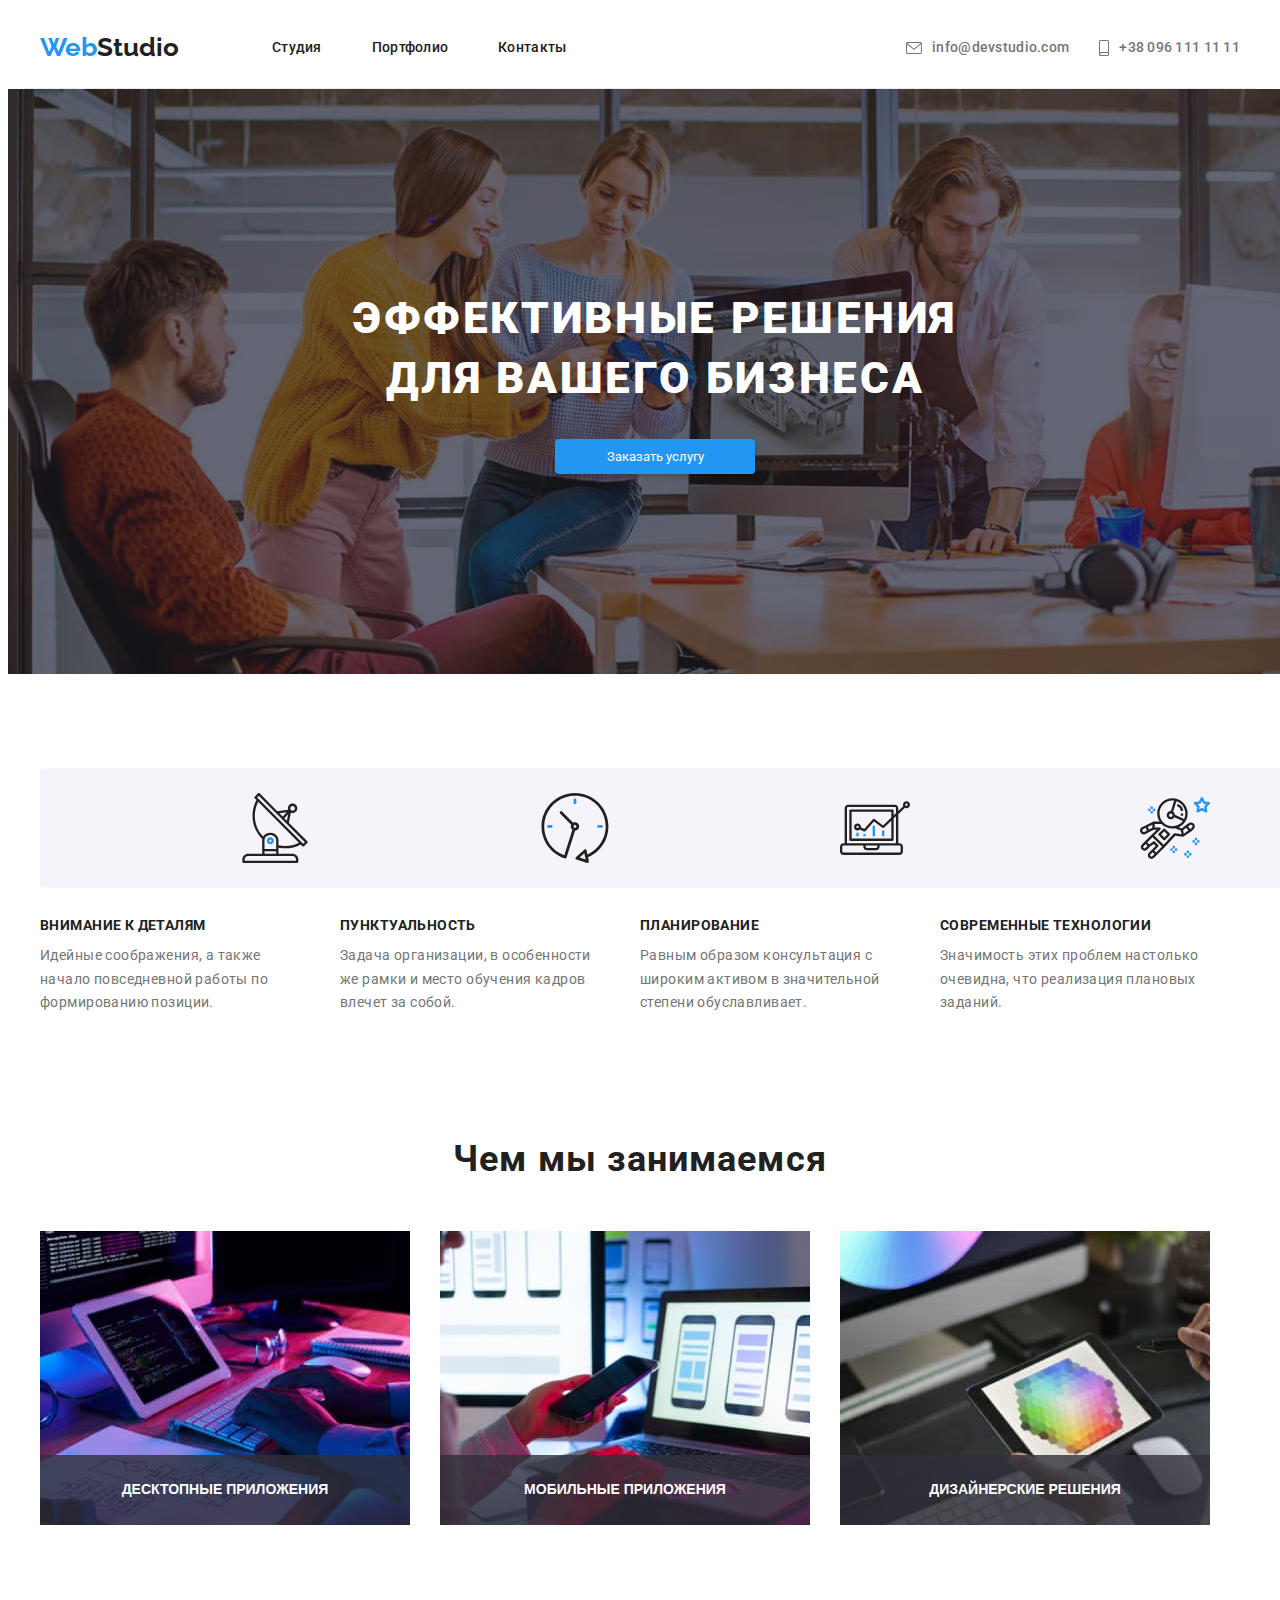
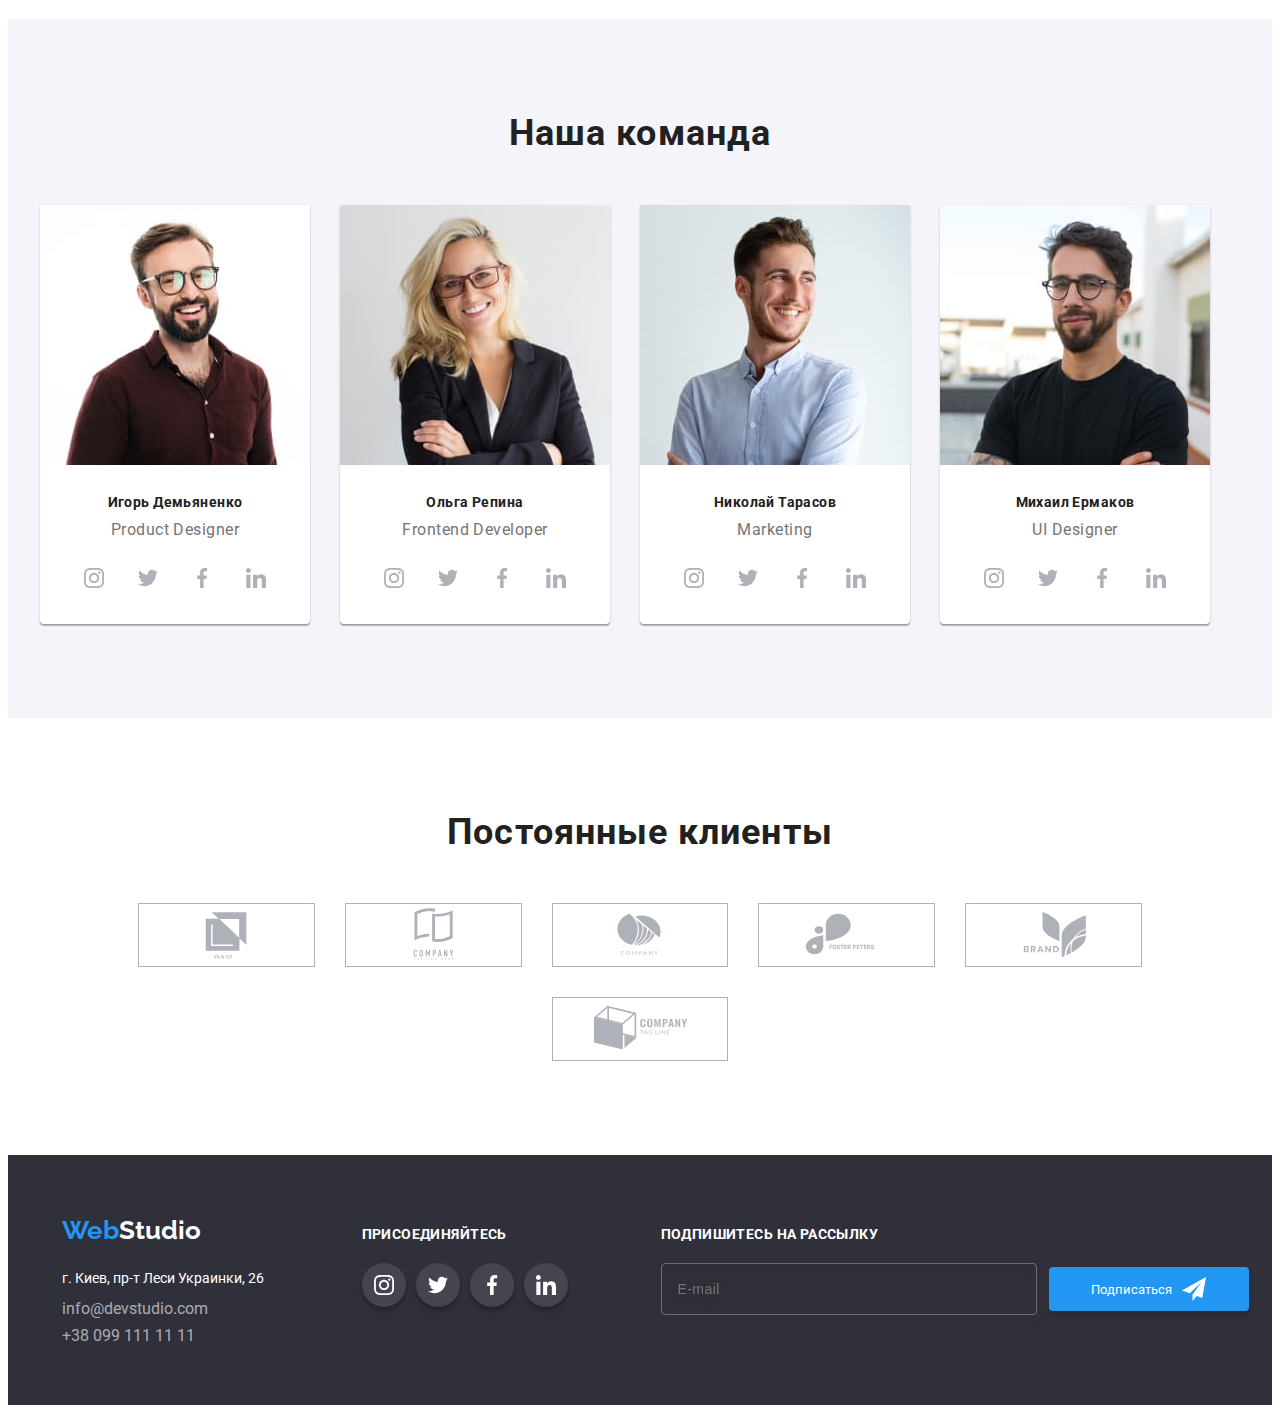
<file: index.html>
<!DOCTYPE html>
<html lang="en">

<head>
    <meta charset="UTF-8">
    <meta http-equiv="X-UA-Compatible" content="IE=edge">
    <meta name="viewport" content="width=device-width, initial-scale=1.0">
    <title>Document</title>
    <link
        href="https://fonts.googleapis.com/css2?family=Raleway:wght@700&family=Roboto:wght@400;500;700;900&display=swap"
        rel="stylesheet">
    <link rel="stylesheet" href="https://cdnjs.cloudflare.com/ajax/libs/modern-normalize/1.1.0/modern-normalize.min.css"
        integrity="sha512-wpPYUAdjBVSE4KJnH1VR1HeZfpl1ub8YT/NKx4PuQ5NmX2tKuGu6U/JRp5y+Y8XG2tV+wKQpNHVUX03MfMFn9Q=="
        crossorigin="anonymous" referrerpolicy="no-referrer" />
    <link rel="stylesheet" href="./css/main.css">
</head>

<body>
    <header class="header">
        <nav class="navigation">

            <div class="nav-container container">
                <a href="" class="logo">Web<span class="logo-header">Studio</span>
                </a>
                <button type="button" class="header-btn">
                    <svg class="icon-menu" width="24px" height="16px">
                        <use href="images/icons.svg#icon-menu"></use>
                    </svg>
                </button>

                <div class="mob-menu is-hidden">
                    <svg class="mob-menu-close" width="40" height="40">
                        <use href="./images/icons.svg#icon-close"></use>
                    </svg>
                    <ul class="mob-menu-list list">
                        <li class="mob-menu-item">
                            <a href="./index.html" class="mob-menu-link">Студия</a>
                        </li>
                        <li class="mob-menu-item">
                            <a href="./portfolio.html" class="mob-menu-link">Портфолио</a>
                        </li>
                        <li class="mob-menu-item">
                            <a href="" class="mob-menu-link">Контакты</a>
                        </li>
                    </ul>
                    <ul class="contact-menu list">
                        <li class="contact-menu-item">
                            <a class="contact-menu-tel" href="tel:+380961111111">
                                +38 099 111 11 11
                            </a>
                        </li>
                        <li class="contact-menu-item">
                            <a class="contact-menu-mail" href="mailto:info@devstudio.com">
                                info@devstudio.com</a>
                        </li>
                    </ul>
                    <ul class="header-socials-list list">
                        <li class="header-socials-item">
                            <a class="header-social-link" href="https://www.instagram.com/">Instagram</a>
                        </li>
                        <li class="header-socials-item">
                            <a class="header-social-link" href="https://twitter.com/">Twitter</a>
                        </li>
                        <li class="header-socials-item">
                            <a class="header-social-link" href="https://www.facebook.com/">Facebook</a>
                        </li>
                        <li class="header-socials-item">
                            <a class="header-social-link" href="https://ru.linkedin.com/">Linkedin</a>
                        </li>
                    </ul>

                </div>
                <ul class="nav-page-list list">
                    <li class="nav-page-item">
                        <a href="./index.html" class="nav-page-link">Студия</a>
                    </li>
                    <li class="nav-page-item">
                        <a href="./portfolio.html" class="nav-page-link">Портфолио</a>
                    </li>
                    <li class="nav-page-item">
                        <a href="" class="nav-page-link">Контакты</a>
                    </li>
                </ul>
                <ul class="nav-contact list">
                    <li class="nav-contact-item">
                        <a class="nav-contact-link" href="mailto:info@devstudio.com">
                            <svg class="icon-link" width="16px" height="12px">
                                <use href="./images/icons.svg#icon-envelope"></use>
                            </svg>
                            info@devstudio.com</a>
                    </li>
                    <li class="nav-contact-item">
                        <a class="nav-contact-link" href="tel:+380961111111">
                            <svg class="icon-link" width="10px" height="16px">
                                <use href="./images/icons.svg#icon-smartphone"></use>
                            </svg>
                            +38 096 111 11 11
                        </a>
                    </li>
                </ul>
            </div>
        </nav>
    </header>
    <main>
        <!-- Cекция ГЕРОЙ -->
        <section class="hero-section section">
            <div class="hero-section-content">
                <h1 class="hero-title">Эффективные решения для вашего бизнеса</h1>
                <button data-modal-open type="button" class="hero-btn btn">Заказать услугу</button>
            </div>
        </section>
        <!-- Секция наши преимущества -->
        <section class=" about section">
            <h2 class="about-title title">Наши преимущества</h2>
            <div class="about-container container">
                <ul class="about-list list">
                    <li class="about-item">
                        <div class="about-box">
                            <svg class="about-svg">
                                <use href="./images/icons.svg#icon-antenna"></use>
                            </svg>
                        </div>
                        <h3 class="about-subtitle subtitle">Внимание к деталям</h3>
                        <p class="about-text">Идейные соображения, а также начало повседневной работы по формированию
                            позиции.</p>
                    </li>
                    <li class="about-item">
                        <div class="about-box">
                            <svg class="about-svg">
                                <use href="./images/icons.svg#icon-clock"></use>
                            </svg>
                        </div>
                        <h3 class="about-subtitle subtitle">Пунктуальность</h3>
                        <p class="about-text">Задача организации, в особенности же рамки и место обучения кадров влечет
                            за собой.</p>
                    </li>
                    <li class="about-item">
                        <div class="about-box">
                            <svg class="about-svg">
                                <use href="./images/icons.svg#icon-diagram"></use>
                            </svg>
                        </div>
                        <h3 class="about-subtitle subtitle">Планирование</h3>
                        <p class="about-text">Равным образом консультация с широким активом в значительной степени
                            обуславливает.</p>
                    </li>
                    <li class="about-item">
                        <div class="about-box">
                            <svg class="about-svg">
                                <use href="./images/icons.svg#icon-astronaut"></use>
                            </svg>
                        </div>
                        <h3 class="about-subtitle subtitle">Современные технологии</h3>
                        <p class="about-text">Значимость этих проблем настолько очевидна, что реализация плановых
                            заданий.</p>
                    </li>
                </ul>
            </div>
        </section>
        <!-- Cекция чем мы занимаемся -->
        <section class="production">
            <h2 class="production-title title">Чем мы занимаемся</h2>
            <div class="production-container container">
                <ul class="production-list list">
                    <li class="production-item">
                        <img src="./images/production/img.1.jpg" alt="Изображение компьютера" width="370">
                        <button class="product-card-btn">Десктопные приложения</button>
                    </li>
                    <li class="production-item">
                        <img src="./images/production/img.2.jpg" alt="Изображение ноутбука" width="370">
                        <button class="product-card-btn">Мобильные приложения</button>
                    </li>
                    <li class="production-item">
                        <img src="./images/production/img.3.jpg" alt="Изображение планшета" width="370">
                        <button class="product-card-btn">Дизайнерские решения</button>
                    </li>
                </ul>
            </div>
        </section>
        <!-- Секция наша команда -->
        <section class="team section">
            <h2 class="team-title title">Наша команда</h2>
            <div class="team-container container">
                <ul class="team-list list">
                    <li class="team-item">
                        <picture>
                            <source srcset="./images/team/igordemjanov-1x.jpg 1x,
                                ./images/team/igordemjanov-2x.jpg 2x" media="(min-width:1200px)">
                            <source srcset="
                                ./images/team/igordemjanov-tab-1x.jpg 1x,
                                ./images/team/igordemjanov-tab-2x.jpg 2x" media="(min-width:768px)">

                            <source srcset="./images/team/igordemjanov-mob-1x.jpg 1x,
                                ./images/team/igordemjanov-mob-2x.jpg 2x" media="(min-width:320px)">
                            <img class="team-image" src="./images/team/igordemjanov-1x.jpg" alt="фото Игоря Демьяненко">
                        </picture>

                        <div class="team-member">
                            <h3 class="name-title subtitle"> Игорь Демьяненко</h3>
                            <p class="position-text"> Product Designer</p>
                            <ul class="social list">
                                <li class="social-item person-social">
                                    <a href="" class="social-link">
                                        <svg class="social-logo" width="20" height="20">
                                            <use href="./images/icons.svg#icon-instagram" width="20" height="20"></use>
                                        </svg>
                                    </a>
                                </li>
                                <li class="social-item person-social">
                                    <a href="" class="social-link">
                                        <svg class="social-logo" width="20" height="20">
                                            <use href="./images/icons.svg#icon-twitter" width="20" height="20"></use>
                                        </svg>
                                    </a>
                                </li>
                                <li class="social-item person-social">
                                    <a href="" class="social-link">
                                        <svg class="social-logo" width="20" height="20">
                                            <use href="./images/icons.svg#icon-facebook" width="20" height="20"></use>
                                        </svg>
                                    </a>
                                </li>
                                <li class="social-item person-social">
                                    <a href="" class="social-link">
                                        <svg class="social-logo" width="20" height="20">
                                            <use href="./images/icons.svg#icon-linkedin" width="20" height="20"></use>
                                        </svg>
                                    </a>
                                </li>
                            </ul>
                        </div>
                    </li>
                    <li class="team-item">
                        <picture>
                            <source srcset="./images/team/olgarepina-1x.jpg 1x,
                                ./images/team/olgarepina-2x.jpg 2x" media="(min-width:1200px)">
                            <source srcset="
                                ./images/team/olgarepina-tab-1x.jpg 1x,
                                ./images/team/olgarepina-tab-2x.jpg 2x" media="(min-width:768px)">

                            <source srcset="./images/team/olgarepina-mob-1x.jpg 1x,
                                ./images/team/olgarepina-mob-2x.jpg 2x" media="(min-width:320px)">
                            <img class="team-image" src="./images/team/olgarepina-1x.jpg" alt="фото Ольги Репиной">
                        </picture>

                        <div class="team-member">
                            <h3 class="name-title subtitle"> Ольга Репина </h3>
                            <p class="position-text"> Frontend Developer</p>
                            <ul class="social list">
                                <li class="social-item person-social">
                                    <a href="" class="social-link">
                                        <svg class="social-logo" width="20" height="20">
                                            <use href="./images/icons.svg#icon-instagram" width="20" height="20"></use>
                                        </svg>
                                    </a>
                                </li>
                                <li class="social-item person-social">
                                    <a href="" class="social-link">
                                        <svg class="social-logo" width="20" height="20">
                                            <use href="./images/icons.svg#icon-twitter" width="20" height="20"></use>
                                        </svg>
                                    </a>
                                </li>
                                <li class="social-item person-social">
                                    <a href="" class="social-link">
                                        <svg class="social-logo" width="20" height="20">
                                            <use href="./images/icons.svg#icon-facebook" width="20" height="20"></use>
                                        </svg>
                                    </a>
                                </li>
                                <li class="social-item person-social">
                                    <a href="" class="social-link">
                                        <svg class="social-logo" width="20" height="20">
                                            <use href="./images/icons.svg#icon-linkedin" width="20" height="20"></use>
                                        </svg>
                                    </a>
                                </li>
                            </ul>
                        </div>
                    </li>
                    <li class="team-item">
                        <picture>
                            <source srcset="./images/team/nikolajtarasov-1x.jpg 1x,
                                ./images/team/nikolajtarasov-2x.jpg 2x" media="(min-width:1200px)">
                            <source srcset="
                                ./images/team/nikolajtarasov-tab-1x.jpg 1x,
                                ./images/team/nikolajtarasov-tab-2x.jpg 2x" media="(min-width:768px)">

                            <source srcset="./images/team/nikolajtarasov-mob-1x.jpg 1x,
                                ./images/team/nikolajtarasov-mob-2x.jpg 2x" media="(min-width:320px)">
                            <img class="team-image" src="./images/team/nikolajtarasov-1x.jpg"
                                alt="фото Николая Тарасова">
                        </picture>

                        <div class="team-member">
                            <h3 class="name-title subtitle"> Николай Тарасов </h3>
                            <p class="position-text"> Marketing</p>
                            <ul class="social list">
                                <li class="social-item person-social">
                                    <a href="" class="social-link">
                                        <svg class="social-logo" width="20" height="20">
                                            <use href="./images/icons.svg#icon-instagram" width="20" height="20"></use>
                                        </svg>
                                    </a>
                                </li>
                                <li class="social-item person-social">
                                    <a href="" class="social-link">
                                        <svg class="social-logo" width="20" height="20">
                                            <use href="./images/icons.svg#icon-twitter" width="20" height="20"></use>
                                        </svg>
                                    </a>
                                </li>
                                <li class="social-item person-social">
                                    <a href="" class="social-link">
                                        <svg class="social-logo" width="20" height="20">
                                            <use href="./images/icons.svg#icon-facebook" width="20" height="20"></use>
                                        </svg>
                                    </a>
                                </li>
                                <li class="social-item person-social">
                                    <a href="" class="social-link">
                                        <svg class="social-logo" width="20" height="20">
                                            <use href="./images/icons.svg#icon-linkedin" width="20" height="20"></use>
                                        </svg>
                                    </a>
                                </li>
                            </ul>
                        </div>
                    </li>
                    <li class="team-item">
                        <picture>
                            <source srcset="./images/team/ermakov-1x.jpg 1x,
                                    ./images/team/ermakov-2x.jpg 2x" media="(min-width:1200px)">
                            <source srcset="
                                    ./images/team/ermakov-tab-1x.jpg 1x,
                                    ./images/team/ermakov-tab-2x.jpg 2x" media="(min-width:768px)">

                            <source srcset="./images/team/ermakov-mob-1x.jpg 1x,
                                    ./images/team/ermakov-mob-2x.jpg 2x" media="(min-width:320px)">
                            <img class="team-image" src="./images/team/ermakov-1x.jpg" alt="фото Михаила Ермакова">
                        </picture>

                        <div class="team-member">
                            <h3 class="name-title subtitle">Михаил Ермаков</h3>
                            <p class="position-text"> UI Designer</p>
                            <ul class="social list">
                                <li class="social-item person-social">
                                    <a href="" class="social-link">
                                        <svg class="social-logo" width="20" height="20">
                                            <use href="./images/icons.svg#icon-instagram" width="20" height="20"></use>
                                        </svg>
                                    </a>
                                </li>
                                <li class="social-item person-social">
                                    <a href="" class="social-link">
                                        <svg class="social-logo" width="20" height="20">
                                            <use href="./images/icons.svg#icon-twitter" width="20" height="20"></use>
                                        </svg>
                                    </a>
                                </li>
                                <li class="social-item person-social">
                                    <a href="" class="social-link">
                                        <svg class="social-logo" width="20" height="20">
                                            <use href="./images/icons.svg#icon-facebook" width="20" height="20"></use>
                                        </svg>
                                    </a>
                                </li>
                                <li class="social-item person-social">
                                    <a href="" class="social-link">
                                        <svg class="social-logo" width="20" height="20">
                                            <use href="./images/icons.svg#icon-linkedin" width="20" height="20"></use>
                                        </svg>
                                    </a>
                                </li>
                            </ul>
                        </div>
                    </li>
                </ul>
            </div>
        </section>
        <!-- Секция постоянные клиенты -->
        <section class="clients section">
            <div class="container">
                <h2 class="clients-title title">Постоянные клиенты</h2>
                <ul class="clients-list list">
                    <li class="clients-item">
                        <a href="" class="clients-link">
                            <svg class="clients-logo" width="106" height="60">
                                <use href="./images/icons.svg#icon-Logo-first"></use>
                            </svg>
                        </a>
                    </li>
                    <li class="clients-item">
                        <a href="" class="clients-link">
                            <svg class="clients-logo" width="106" height="60">
                                <use href="./images/icons.svg#icon-Logo-second"></use>
                            </svg>
                        </a>
                    </li>
                    <li class="clients-item">
                        <a href="" class="clients-link">
                            <svg class="clients-logo" width="106" height="60">
                                <use href="./images/icons.svg#icon-Logo-third"></use>
                            </svg>
                        </a>
                    </li>
                    <li class="clients-item">
                        <a href="" class="clients-link">
                            <svg class="clients-logo" width="106" height="60">
                                <use href="./images/icons.svg#icon-Logo-fourth"></use>
                            </svg>
                        </a>
                    </li>
                    <li class="clients-item">
                        <a href="" class="clients-link">
                            <svg class="clients-logo" width="106" height="60">
                                <use href="./images/icons.svg#icon-Logo-fifth"></use>
                            </svg>
                        </a>
                    </li>
                    <li class="clients-item">
                        <a href="" class="clients-link">
                            <svg class="clients-logo" width="106" height="60">
                                <use href="./images/icons.svg#icon-Logo-sixth"></use>
                            </svg>
                        </a>
                    </li>
                </ul>
            </div>
        </section>
    </main>
    <footer class="footer section">
        <div class="footer-container container">
            <div class="footer-nav">
                <a href="" class="logo">Web<span class="footer-logo">Studio</span>
                </a>
                <ul class="footer-contacts list">
                    <li class="footer-contact-item">
                        <address class="company-adress"> г. Киев, пр-т Леси Украинки, 26
                        </address>
                    </li>
                    <li class="footer-contact-item">
                        <a class="footer-contact-link" href="mailto:info@devstudio.com">info@devstudio.com
                        </a>
                    </li>
                    <li class="footer-contact-item">
                        <a class="footer-contact-link" href="tel:+380961111111">+38 099 111 11 11
                        </a>
                    </li>
                </ul>
            </div>
            <div class="footer-socials">
                <p class="footer-text">Присоединяйтесь</p>
                <ul class="social list">
                    <li class="social-item company-socials">
                        <a href="" class="social-link">
                            <svg class="social-logo" width="20" height="20">
                                <use href="./images/icons.svg#icon-instagram" width="20" height="20"></use>
                            </svg>
                        </a>
                    </li>
                    <li class="social-item company-socials">
                        <a href="" class="social-link">
                            <svg class="social-logo" width="20" height="20">
                                <use href="./images/icons.svg#icon-twitter" width="20" height="20"></use>
                            </svg>
                        </a>
                    </li>
                    <li class="social-item company-socials">
                        <a href="" class="social-link">
                            <svg class="social-logo" width="20" height="20">
                                <use href="./images/icons.svg#icon-facebook" width="20" height="20"></use>
                            </svg>
                        </a>
                    </li>
                    <li class="social-item company-socials">
                        <a href="" class="social-link">
                            <svg class="social-logo" width="20" height="20">
                                <use href="./images/icons.svg#icon-linkedin" width="20" height="20"></use>
                            </svg>
                        </a>
                    </li>
                </ul>
            </div>
            <form class="footer-subscript">
                <p class="footer-text"> Подпишитесь на рассылку</p>
                <div class="footer-subscript-container">
                    <label class="subscript-label">
                        <input type="email" name="email" placeholder="E-mail" class="footer-subscript-input">
                    </label>
                    <button type="submit" class="subscript-btn btn">
                        <span class="subscribe-text">Подписаться</span>
                        <svg class="icon-send" width="24" height="24">
                            <use href="./images/icons.svg#icon-send"></use>
                        </svg>
                    </button>
                </div>
            </form>
        </div>
    </footer>

    <!-- модальное окно -->

    <div class="backdrop is-hidden" data-modal>
        <div class="modal">
            <button data-modal-close class="button-close">
                <svg class="icon-close" width="18" height="18">
                    <use href="./images/icons.svg#icon-close"></use>
                </svg>
            </button>

            <!--Форма -->

            <form action="#" class="form">
                <b class="form-title">Оставьте свои данные, мы вам перезвоним</b>
                <div class="form-field">
                    <label class="label">
                        <span class="label-text"> Имя </span>
                        <span class="label-container">
                            <svg class="input-icon" width="18" height="18">
                                <use href="./images/icons.svg#icon-person"> </use>
                            </svg>
                            <input type="text" name="name" class="label-input" placeholder=" ">

                        </span>
                    </label>
                    <label class="label">
                        <span class="label-text">Телефон</span>
                        <span class="label-container">
                            <svg class="input-icon" width="18" height="18">
                                <use href="./images/icons.svg#icon-phone-black"> </use>
                            </svg>
                            <input type="tel" name="tel" class="label-input">

                        </span>
                    </label>
                    <label class="label">
                        <span class="label-text">Почта</span>
                        <span class="label-container">
                            <svg class="input-icon" width="18" height="18">
                                <use href="./images/icons.svg#icon-email"> </use>
                            </svg>
                            <input type="email" name="mail" class="label-input">

                        </span>
                    </label>
                    <label class="label">
                        <span class="label-text">Комментарий</span>
                        <textarea name="comment" placeholder="Введите текст" class="label-textarea">
                                </textarea>
                    </label>
                </div>
                <label class="checkbox">
                    <input type="checkbox" class="checkbox-input is-hidden" name="checkbox">
                    <span class="checkbox-container">
                        <span class="checkbox-item">
                            <svg class="checkbox-icon" width="11" height="8">
                                <use href="./images/icons.svg#icon-vector"></use>
                            </svg>
                        </span>
                        Соглашаюсь с рассылкой и принимаю <a href="" class="checkbox-link"> Условия договора</a>
                    </span>
                </label>
                <button type="submit" class="modal-btn btn">
                    Отправить</button>
            </form>
        </div>
    </div>
    <script src="./js/modal.js"></script>
    <script src="./js/menu.js"></script>
</body>

</html>
</file>
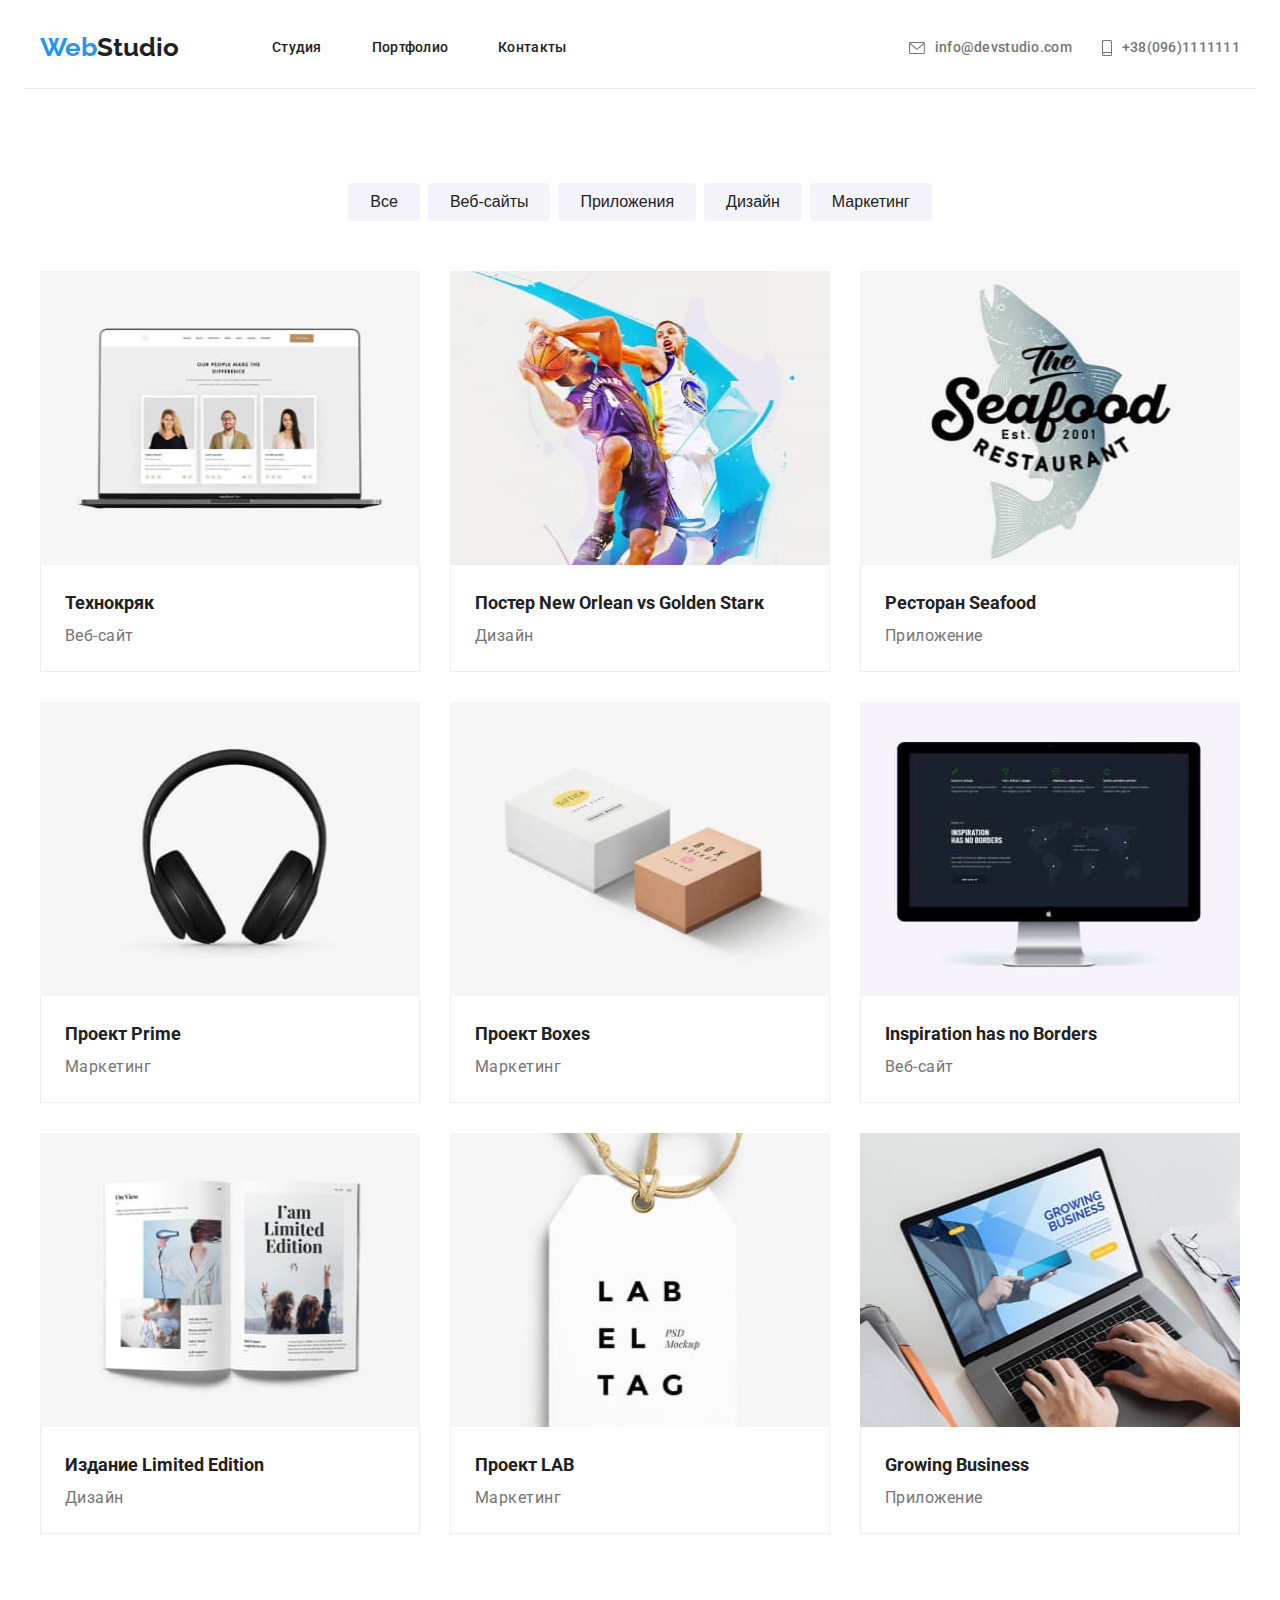
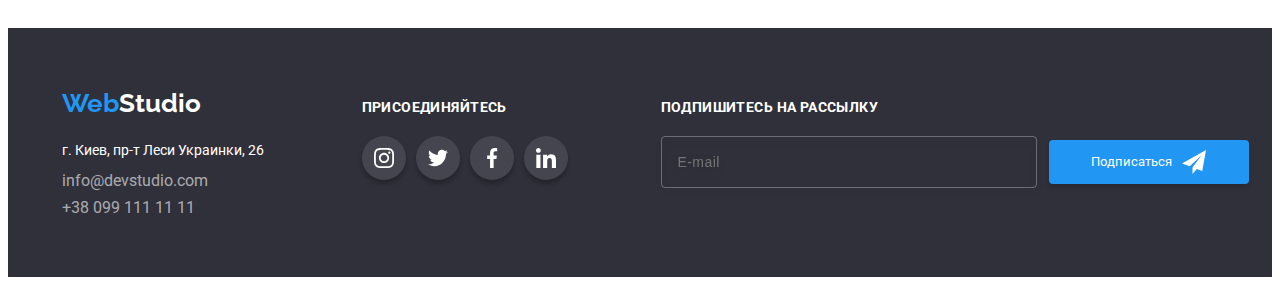
<file: portfolio.html>
<!DOCTYPE html>
<html lang="en">
<head>
    <meta charset="UTF-8">
    <meta http-equiv="X-UA-Compatible" content="IE=edge">
    <meta name="viewport" content="width=device-width, initial-scale=1.0">
    <title>Document</title>
    <link rel="stylesheet" href="https://cdnjs.cloudflare.com/ajax/libs/modern-normalize/1.1.0/modern-normalize.min.css"
        integrity="sha512-wpPYUAdjBVSE4KJnH1VR1HeZfpl1ub8YT/NKx4PuQ5NmX2tKuGu6U/JRp5y+Y8XG2tV+wKQpNHVUX03MfMFn9Q=="
        crossorigin="anonymous" referrerpolicy="no-referrer" />
    <link href="https://fonts.googleapis.com/css2?family=Raleway:wght@700&family=Roboto:wght@400;500;700;900&display=swap"
        rel="stylesheet">
    <link rel="stylesheet" href="./css/main.css">
</head>
<body>
    <header class="header">
        <nav class="navigation">
    
            <div class="nav-container container">
                <a href="" class="logo">Web<span class="logo-header">Studio</span>
                </a>
                <button type="button" class="header-btn">
                    <svg class="icon-menu" width="24px" height="16px">
                        <use href="images/icons.svg#icon-menu"></use>
                    </svg>
                </button>
    
                <div class="mob-menu is-hidden">
                    <svg class="mob-menu-close" width="18" height="18">
                        <use href="./images/icons.svg#icon-close"></use>
                    </svg>
                    <ul class="mob-menu-list list">
                        <li class="mob-menu-item">
                            <a href="./index.html" class="mob-menu-link">Студия</a>
                        </li>
                        <li class="mob-menu-item">
                            <a href="./portfolio.html" class="mob-menu-link">Портфолио</a>
                        </li>
                        <li class="mob-menu-item">
                            <a href="" class="mob-menu-link">Контакты</a>
                        </li>
                    </ul>
                    <ul class="contact-menu list">
                        <li class="contact-menu-item">
                            <a class="contact-menu-tel" href="tel:+380961111111">
                                +38 096 111 11 11
                            </a>
                        </li>
                        <li class="contact-menu-item">
                            <a class="contact-menu-mail" href="mailto:info@devstudio.com">
                                info@devstudio.com</a>
                        </li>
                    </ul>
                    
                    <ul class="header-socials-list list">
                        <li class="header-socials-item">
                            <a class="header-social-link" href="">Instagram</a>
                        </li>
                        <li class="header-socials-item">
                            <a class="header-social-link" href="">Twitter</a>
                        </li>
                        <li class="header-socials-item">
                            <a class="header-social-link" href="">Facebook</a>
                        </li>
                        <li class="header-socials-item">
                            <a class="header-social-link" href="">Linkedin</a>
                        </li>
                    </ul>
    
                </div>
                <ul class="nav-page-list list">
                    <li class="nav-page-item">
                        <a href="./index.html" class="nav-page-link">Студия</a>
                    </li>
                    <li class="nav-page-item">
                        <a href="./portfolio.html" class="nav-page-link">Портфолио</a>
                    </li>
                    <li class="nav-page-item">
                        <a href="" class="nav-page-link">Контакты</a>
                    </li>
                </ul>
                <ul class="nav-contact list">
                    <li class="nav-contact-item">
                        <a class="nav-contact-link" href="mailto:info@devstudio.com">
                            <svg class="icon-link" width="16px" height="12px">
                                <use href="./images/icons.svg#icon-envelope"></use>
                            </svg>
                            info@devstudio.com</a>
                    </li>
                    <li class="nav-contact-item">
                        <a class="nav-contact-link" href="tel:+380961111111">
                            <svg class="icon-link" width="10px" height="16px">
                                <use href="./images/icons.svg#icon-smartphone"></use>
                            </svg>
                            +38(096)1111111
                        </a>
                    </li>
                </ul>
            </div>
        </nav>
    </header>
    <main class="portfolio-main">
        <section class="portfolio section">
                <h1 class="portfolio-title title">Наши работы</h1>
                <div class="portfolio-container container">
                    <ul class="portfolio-btn-list list">
                        <li class="portfolio-item">
                            <button type="button" class="portfolio-btn">Все</button>
                        </li>
                        <li class="portfolio-item">
                            <button type="button" class="portfolio-btn">Веб-сайты</button>
                        </li>
                        <li class="portfolio-item">
                            <button type="button" class="portfolio-btn">Приложения</button>
                        </li>
                        <li class="portfolio-item">
                            <button type="button" class="portfolio-btn">Дизайн</button>
                        </li>
                        <li class="portfolio-item">
                            <button type="button" class="portfolio-btn">Маркетинг</button>
                        </li>
                    </ul>
                    <ul class="project list">
                        <li class="project-card">                    
                              <a href="" > 
                            <div class="project-card-thumb">
                                <picture>
                                    <source
                                    srcset=
                                    "./images/portfolio/technokrjak-1x.jpg 1x,
                                    ./images/portfolio/technokrjak-2x.jpg 2x"
                                    media="(min-width:1200px)"
                                    >

                                    <source 
                                        srcset="
                                        ./images/portfolio/technokrjak-tab-1x.jpg 1x,
                                        ./images/portfolio/technokrjak-tab-2x.jpg 2x"
                                        media="(min-width:768px)"
                                        >

                                    <source
                                        srcset=
                                        "./images/portfolio/technokrjak-mob-1x.jpg 1x,
                                        ./images/portfolio/technokrjak-mob-2x.jpg 2x"
                                        media="(min-width:320px)"
                                        >

                                        <img 
                                        class="project-card-img" 
                                        src="./images/portfolio/technokrjak-1x.jpg" 
                                        alt="Технокряк">
                                </picture>
                                    <div class="project-card-overlay">
                                        <p class="overlay-text">Технокряк это современная площадка распространения коронавируса. Компании используют эту платформу для цифрового
                                        шпионажа и атак на защищённые сервера конкурентов.</p>
                                    </div>
                            </div>
                                <div class="project-card-description">
                                    <p class="project-card-name">Технокряк</p>
                                    <span class="project-card-type">Веб-сайт</span>
                                </div>
                            </a>       
                        </li>
                        <li class="project-card">
                            <a href="">
                            <div class="project-card-thumb">
                                <picture>
                                    <source 
                                    srcset=
                                    "./images/portfolio/poster-1x.jpg 1x,
                                    ./images/portfolio/poster-2x.jpg 2x" 
                                    media="(min-width:1200px)">                              
                                    <source 
                                    srcset="
                                    ./images/portfolio/poster-tab-1x.jpg 1x,
                                    ./images/portfolio/poster-tab-2x.jpg 2x" 
                                    media="(min-width:768px)">  

                                    <source 
                                    srcset=
                                    "./images/portfolio/poster-mob-1x.jpg 1x,
                                    ./images/portfolio/poster-mob-2x.jpg 2x" media="(min-width:320px)">
                                
                                    <img
                                     class="project-card-img" 
                                     src="./images/portfolio/poster-1x.jpg"
                                      alt="Изображение постера New Orlean vs Golden Star">
                                </picture>
    
                               <div class="project-card-overlay">
                                   <p class="overlay-text">Технокряк это современная площадка распространения коронавируса. Компании используют эту платформу для цифрового
                                шпионажа и атак на защищённые сервера конкурентов.</p>
                               </div>
                            </div>
                                <div class="project-card-description">
                                    <p class="project-card-name">Постер New Orlean vs Golden Starк</p>
                                    <span class="project-card-type">Дизайн</span>
                                </div>        
                            </a>
                        </li>
                        <li class="project-card">
                        <a href="">
                            <div class="project-card-thumb">
                                <picture>
                                    <source 
                                    srcset=
                                    "./images/portfolio/seafood-1x.jpg 1x,
                                    ./images/portfolio/seafood-2x.jpg 2x" 
                                    media="(min-width:1200px)">
                                    <source srcset="
                                   ./images/portfolio/seafood-tab-1x.jpg 1x,
                                   ./images/portfolio/seafood-tab-2x.jpg 2x"
                                    media="(min-width:768px)">
                                
                                    <source 
                                    srcset=
                                    "./images/portfolio/seafood-mob-1x.jpg 1x,
                                    ./images/portfolio/seafood-mob-2x.jpg 2x"
                                     media="(min-width:320px)">
                                
                                    <img class="project-card-img" 
                                    src="./images/portfolio/seafood-1x.jpg"
                                        alt="Изображение постера ресторана">
                                </picture>
                            
                                <div class="project-card-overlay">
                                    <p class="overlay-text">Технокряк это современная площадка распространения коронавируса. Компании используют эту платформу для цифрового
                                    шпионажа и атак на защищённые сервера конкурентов.</p>
                                </div>
                            </div>
                                <div class="project-card-description">
                                    <p class="project-card-name">Ресторан Seafood</p>
                                    <span class="project-card-type">Приложение</span>
                                </div>
                            </a>
                        </li>

                        <li class="project-card">
                            <a href="">
                                <div class="project-card-thumb">
                                    <picture>
                                        <source 
                                        srcset=
                                        "./images/portfolio/prime-1x.jpg 1x,
                                        ./images/portfolio/prime-2x.jpg 2x"
                                         media="(min-width:1200px)">
                                        <source srcset="
                                        ./images/portfolio/prime-tab-1x.jpg 1x,
                                        ./images/portfolio/prime-tab-2x.jpg 2x" 
                                        media="(min-width:768px)">
                                    
                                        <source 
                                        srcset=
                                        "./images/portfolio/prime-mob-1x.jpg 1x,
                                        ./images/portfolio/prime-mob-2x.jpg 2x" 
                                        media="(min-width:320px)">                           
                                        <img
                                         class="project-card-img"
                                          src="./images/portfolio/prime-1x.jpg" 
                                          alt="Изображение проекта прайм">
                                    </picture>
                                    <div class="project-card-overlay">
                                         <p class="overlay-text">Технокряк это современная площадка распространения коронавируса. Компании используют эту платформу для цифрового
                                    шпионажа и атак на защищённые сервера конкурентов.</p>
                                    </div>
                                </div>
                                <div class="project-card-description">
                                    <p class="project-card-name">Проект Prime</p>
                                    <span class="project-card-type">Маркетинг</span>
                                </div>
                            </a>
                        </li>
                        <li class="project-card">
                            <a href="">
                                <div class="project-card-thumb">
                                    <picture>
                                        <source 
                                        srcset=
                                        "./images/portfolio/boxes-1x.jpg 1x,
                                        ./images/portfolio/boxes-2x.jpg 2x"
                                         media="(min-width:1200px)">
                                        <source 
                                        srcset="
                                        ./images/portfolio/boxes-tab-2x.jpg 1x,
                                        ./images/portfolio/boxes-tab-2x.jpg 2x" 
                                        media="(min-width:768px)">
                                    
                                        <source 
                                        srcset=
                                        "./images/portfolio/boxes-mob-1x.jpg 1x,
                                        ./images/portfolio/boxes-mob-2x.jpg 2x" 
                                        media="(min-width:320px)">
                                        <img 
                                        class="project-card-img" 
                                        src="./images/portfolio/boxes-1x.jpg" 
                                        alt="Изображение проекта боксес">
                                        </picture>
                                    <div class="project-card-overlay">
                                            <p class="overlay-text">Технокряк это современная площадка распространения коронавируса. Компании используют эту платформу для цифрового
                                            шпионажа и атак на защищённые сервера конкурентов.</p>
                                    </div>
                            </div>
                                <div class="project-card-description">
                                    <p class="project-card-name">Проект Boxes</p>
                                    <span class="project-card-type">Маркетинг</span>
                                </div>
                            </a>
                        </li>
                        <li class="project-card">
                            <a href="">
                                <div class="project-card-thumb">
                                    <picture>
                                        <source 
                                        srcset=
                                        "./images/portfolio/inspiration-1x.jpg 1x,
                                        ./images/portfolio/inspiration-2x.jpg 2x" 
                                        media="(min-width:1200px)">
                                        <source 
                                        srcset="
                                        ./images/portfolio/inspiration-tab-1x.jpg 1x,
                                        ./images/portfolio/inspiration-tab-2x.jpg 2x"
                                         media="(min-width:768px)">
                                    
                                        <source
                                         srcset=
                                        "./images/portfolio/inspiration-mob-1x.jpg 1x,
                                        ./images/portfolio/inspiration-mob-2x.jpg 2x"
                                         media="(min-width:320px)">
                                        <img 
                                        class="project-card-img" 
                                        src="./images/portfolio/inspiration-1x.jpg" 
                                        alt="Изображение веб-сайта Inspiration has no borders">
                                    </picture>
                            
                                    <div class="project-card-overlay">
                                        <p class="overlay-text">Технокряк это современная площадка распространения коронавируса. Компании используют эту платформу для цифрового
                                        шпионажа и атак на защищённые сервера конкурентов.</p>
                                    </div>
                                </div>
                                <div class="project-card-description">
                                    <p class="project-card-name">Inspiration has no Borders</p>
                                    <span class="project-card-type">Веб-сайт</span>
                                </div>
                            </a>
                        </li>
                        <li class="project-card">
                            <a href="">
                                <div class="project-card-thumb">
                                    <picture>
                                        <source
                                         srcset=
                                        "./images/portfolio/edition-1x.jpg 1x,
                                        ./images/portfolio/edition-2x.jpg 2x" 
                                         media="(min-width:1200px)">
                                        <source 
                                        srcset="
                                        ./images/portfolio/edition-tab-1x.jpg 1x,
                                        ./images/portfolio/edition-tab-2x.jpg 2x" 
                                        media="(min-width:768px)">
                                    
                                        <source 
                                        srcset=
                                        "./images/portfolio/edition-mob-1x.jpg 1x,
                                         ./images/portfolio/edition-mob-2x.jpg 2x" 
                                         media="(min-width:320px)">
                                        <img class="project-card-img"
                                        src="./images/portfolio/edition-1x.jpg"
                                        alt="Изображение издания Limited edition">
                                        </picture>
                                    <div class="project-card-overlay">
                                        <p class="overlay-text">Технокряк это современная площадка распространения коронавируса. Компании используют эту
                                        платформу для цифрового
                                        шпионажа и атак на защищённые сервера конкурентов.</p>
                                    </div>
                                </div>
                                <div class="project-card-description">
                                    <p class="project-card-name">Издание Limited Edition</p>
                                    <span class="project-card-type">Дизайн</span>
                                </div>
                            </a>
                        </li>
                        <li class="project-card">
                            <a href="">
                                <div class="project-card-thumb">
                                    <picture>
                                        <source 
                                        srcset=
                                        "./images/portfolio/lab-1x.jpg 1x,
                                        ./images/portfolio/lab-2x.jpg 2x" 
                                        media="(min-width:1200px)">
                                        <source 
                                        srcset="
                                        ./images/portfolio/lab-tab-1x.jpg 1x,
                                        ./images/portfolio/lab-tab-2x.jpg 2x" 
                                        media="(min-width:768px)">
                                    
                                        <source 
                                        srcset="
                                        ./images/portfolio/lab-mob-1x.jpg 1x,
                                        ./images/portfolio/lab-mob-2x.jpg 2x"
                                         media="(min-width:320px)">
                                        <img 
                                        class="project-card-img" 
                                        src="./images/portfolio/lab-1x.jpg" 
                                        alt="Изображение Proect Lab">
                                        </picture>
                                    <div class="project-card-overlay">
                                        <p class="overlay-text">Технокряк это современная площадка распространения коронавируса. Компании используют эту платформу для цифрового
                                     шпионажа и атак на защищённые сервера конкурентов.</p>
                                    </div>
                                </div>
                                    <div class="project-card-description">
                                    <p class="project-card-name">Проект LAB</p>
                                    <span class="project-card-type">Маркетинг</span>
                                </div>
                            </a>
                        </li>
                        <li class="project-card">
                            <a href="">
                                <div class="project-card-thumb">
                                    <picture>
                                        <source 
                                        srcset=
                                        "./images/portfolio/growing-business-1x.jpg 1x,
                                        ./images/portfolio/growing-business-2x.jpg 2x" 
                                        media="(min-width:1200px)">
                                        <source 
                                        srcset="
                                        ./images/portfolio/growing-business-tab-1x.jpg 1x,
                                        ./images/portfolio/growing-business-tab-2x.jpg 2x" 
                                        media="(min-width:768px)">
                                    
                                        <source srcset="
                                        ./images/portfolio/growing-business-mob-1x.jpg 1x,
                                        ./images/portfolio/growing-business-mob-2x.jpg 2x" 
                                        media="(min-width:320px)">
                                        <img 
                                        class="project-card-img" 
                                        src="./images/portfolio/growing-business-1x.jpg"
                                         alt="Изображение growing">
                                    </picture>
                                <div class="project-card-overlay">
                                    <p class="overlay-text">Технокряк это современная площадка распространения коронавируса. Компании используют эту
                                        платформу для цифрового
                                        шпионажа и атак на защищённые сервера конкурентов.</p>
                                </div>
                                </div>
                                <div class="project-card-description">
                                    <p class="project-card-name">Growing Business</p>
                                    <span class="project-card-type">Приложение</span>
                                </div>
                            </a>
                        </li>
                    </ul>
                </div>
         </section>
    </main>
<footer class="footer section">
    <div class="footer-container container">
        <div class="footer-nav">
            <a href="" class="logo">Web<span class="footer-logo">Studio</span>
            </a>
            <ul class="footer-contacts list">
                <li class="footer-contact-item">
                    <address class="company-adress"> г. Киев, пр-т Леси Украинки, 26
                    </address>
                </li>
                <li class="footer-contact-item">
                    <a class="footer-contact-link" href="mailto:info@devstudio.com">info@devstudio.com
                    </a>
                </li>
                <li class="footer-contact-item">
                    <a class="footer-contact-link" href="tel:+380961111111">+38 099 111 11 11
                    </a>
                </li>
            </ul>
        </div>
        <div class="footer-socials">
            <p class="footer-text">Присоединяйтесь</p>
            <ul class="social list">
                <li class="social-item company-socials">
                    <a href="" class="social-link">
                        <svg class="social-logo" width="20" height="20">
                            <use href="./images/icons.svg#icon-instagram" width="20" height="20"></use>
                        </svg>
                    </a>
                </li>
                <li class="social-item company-socials">
                    <a href="" class="social-link">
                        <svg class="social-logo" width="20" height="20">
                            <use href="./images/icons.svg#icon-twitter" width="20" height="20"></use>
                        </svg>
                    </a>
                </li>
                <li class="social-item company-socials">
                    <a href="" class="social-link">
                        <svg class="social-logo" width="20" height="20">
                            <use href="./images/icons.svg#icon-facebook" width="20" height="20"></use>
                        </svg>
                    </a>
                </li>
                <li class="social-item company-socials">
                    <a href="" class="social-link">
                        <svg class="social-logo" width="20" height="20">
                            <use href="./images/icons.svg#icon-linkedin" width="20" height="20"></use>
                        </svg>
                    </a>
                </li>
            </ul>
        </div>
        <form class="footer-subscript">
            <p class="footer-text"> Подпишитесь на рассылку</p>
            <div class="footer-subscript-container">
                <label class="subscript-label">
                    <input type="email" name="email" placeholder="E-mail" class="footer-subscript-input">
                </label>
                <button type="submit" class="subscript-btn btn">
                    <span class="subscribe-text">Подписаться</span>
                    <svg class="icon-send" width="24" height="24">
                        <use href="./images/icons.svg#icon-send"></use>
                    </svg>
                </button>
            </div>
        </form>
    </div>
</footer>
<script src="./js/menu.js"></script>
</body>
</html>
</file>
<file: css/main.css>
:root {
  --primary-text-color: #757575;
  --primary-title-color: #212121;
  --accent-color: #2196f3;
  --main-text-color: #ffffff;
  --header-background-color: #ffffff;
  --top-section-background-color: #2f303a;
  --card-border-color: #eeeeee;
  --footer-contacts-color: rgba(255, 255, 255, 0.6);
  --icon-background-color: #f5f4fa;
  --color-item: #afb1b8;
}

p,
h1,
h2,
h3,
ul {
  margin: 0;
}

ul {
  padding-left: 0;
}

img {
  display: block;
  max-width: 100%;
  height: auto;
}

input {
  padding: 0;
  margin: 0;
  border: 0;
  border: none;
}

.list {
  list-style: none;
  padding: 0px;
}

body {
  background: #ffffff;
  color: var(--primary-text-color);
  font-family: Roboto, Arial, Helvetica, sans-serif;
  box-sizing: border-box;
}

a {
  text-decoration: none;
}

.container {
  width: 100%;
  margin: 0 auto;
  padding-left: 15px;
  padding-right: 15px;
}

@media screen and (min-width: 480px) {
  .container {
    width: 450px;
  }
}

@media screen and (min-width: 768px) {
  .container {
    width: 768px;
  }
}

@media screen and (min-width: 1200px) {
  .container {
    width: 1200px;
  }
}

.logo {
  color: var(--accent-color);
  font-family: Raleway;
  font-size: 26px;
  line-height: 1.2;
  font-weight: 700;
  text-decoration: none;
}

.logo-header {
  color: var(--primary-title-color);
}

.header {
  padding-left: 15px;
  padding-right: 15px;
}

.nav-container {
  position: relative;
  display: flex;
  flex-direction: row;
  align-items: center;
  justify-content: center;
  border-bottom: 1px solid #ececec;
}

@media screen and (min-width: 768px) {
  .nav-container .logo {
    margin-right: 88px;
  }
}

@media screen and (min-width: 1200px) {
  .nav-container .logo {
    margin-right: 93px;
  }
}

.nav-page-item + .nav-page-item {
  margin-left: 50px;
}

.nav-page-list {
  display: none;
}

@media screen and (min-width: 768px) {
  .nav-page-list {
    display: flex;
    flex-direction: row;
  }
}

.nav-page-link {
  display: inline-block;
  position: relative;
  font-weight: 500;
  font-size: 14px;
  line-height: 1.14;
  letter-spacing: 0.02em;
  text-decoration: none;
  color: var(--primary-title-color);
  padding-top: 32px;
  padding-bottom: 32px;
  transition-property: color, transform;
  transition-duration: 250ms;
  transition-timing-function: cubic-bezier(0.4, 0, 0.2, 1);
}

.nav-page-link::after {
  content: '';
  position: absolute;
  display: inline-block;
  width: 100%;
  height: 4px;
  left: 0;
  bottom: 0;
  background-color: #2196f3;
  border-radius: 2px;
  transform: scaleX(0);
  transition: transform 250ms cubic-bezier(0.4, 0, 0.2, 1);
}

.nav-page-link:hover,
.nav-page-link:focus {
  color: var(--accent-color);
}

.nav-page-link:hover::after, .nav-page-link:hover::after,
.nav-page-link:focus::after,
.nav-page-link:focus::after {
  transform: scaleX(1);
}

.nav-contact {
  display: none;
}

@media screen and (min-width: 768px) {
  .nav-contact {
    display: flex;
    flex-direction: column;
    justify-content: center;
    margin-left: auto;
  }
}

@media screen and (min-width: 1200px) {
  .nav-contact {
    flex-direction: row;
  }
}

.nav-contact-link {
  display: flex;
  align-items: center;
  font-weight: 500;
  font-size: 14px;
  line-height: 1.14;
  letter-spacing: 0.02em;
  color: var(--primary-text-color);
  transition-property: color;
  transition-duration: 250ms;
  transition-timing-function: cubic-bezier(0.4, 0, 0.2, 1);
}

.nav-contact-link:hover, .nav-contact-link:focus {
  color: var(--accent-color);
}

.nav-contact-item {
  transition-property: color;
  transition-duration: 250ms;
  transition-timing-function: cubic-bezier(0.4, 0, 0.2, 1);
}

.nav-contact-item :hover,
.nav-contact-item :focus {
  color: var(--accent-color);
}

@media screen and (min-width: 768px) {
  .nav-contact-item + .nav-contact-item {
    margin-top: 10px;
  }
}

@media screen and (min-width: 1200px) {
  .nav-contact-item + .nav-contact-item {
    margin-left: 30px;
    margin-top: 0;
  }
}

.icon-link {
  margin-right: 10px;
  fill: currentColor;
}

.header-btn {
  width: 40px;
  height: 40px;
  border: none;
  background-color: inherit;
  margin-left: auto;
}

.header-btn:hover, .header-btn:focus {
  fill: var(--accent-color);
}

@media screen and (min-width: 767px) {
  .header-btn {
    display: none;
  }
}

.mob-menu {
  position: fixed;
  top: 0;
  left: 0;
  display: flex;
  flex-direction: column;
  margin: 0 auto;
  width: 100vw;
  height: 100vh;
  z-index: 5;
  padding-top: 48px;
  padding-bottom: 48px;
  padding-left: 40px;
  padding-right: 15px;
  background-color: #ffffff;
}

.mob-menu-item:not(:last-child),
.contact-menu-item:not(:last-child) {
  margin-bottom: 32px;
}

.mob-menu-item {
  font-weight: 500;
  font-size: 40px;
  line-height: 1.175;
  letter-spacing: 0.02em;
}

.mob-menu-link {
  color: #212121;
}

.mob-menu-link:hover, .mob-menu-link:focus {
  color: var(--accent-color);
}

.mob-menu-list {
  margin-bottom: auto;
}

.contact-menu {
  margin-bottom: 64px;
}

.contact-menu-tel {
  font-weight: 500;
  font-size: 34px;
  line-height: 1.17;
  letter-spacing: 0.02em;
  color: #2196f3;
}

.contact-menu-mail {
  font-weight: 500;
  font-size: 24px;
  line-height: 1.16;
  letter-spacing: 0.02em;
  color: #757575;
}

.header-socials-list {
  display: flex;
  flex-direction: row;
}

.header-socials-item:not(:last-child) {
  border-right: 1px solid rgba(33, 33, 33, 0.2);
  padding-right: 10px;
}

.header-socials-item:not(:first-child) {
  padding-left: 10px;
}

.header-social-link {
  font-weight: 500;
  font-size: 16px;
  line-height: 1.22;
  color: var(--accent-color);
}

@media screen and (min-width: 480px) {
  .header-social-link {
    font-style: 18px;
    letter-spacing: 0.02em;
  }
}

.mob-menu-close {
  position: absolute;
  top: 10px;
  right: 15px;
}

.mob-menu-close:hover, .mob-menu-close:focus {
  fill: var(--accent-color);
}

.hero-section {
  background-size: cover;
  max-width: 1600px;
  width: 100%;
  height: 100%;
  padding: 200px 15px;
  margin: 0 auto;
  background-color: var(--top-section-background-color);
  background-image: linear-gradient(rgba(47, 48, 58, 0.4), rgba(47, 48, 58, 0.4)), url("../images/hero/hero-img-mob-1x.jpg");
}

@media (min-device-pixel-ratio: 2), (min-resolution: 192dpi), (min-resolution: 2dppx) {
  .hero-section {
    background-image: linear-gradient(rgba(47, 48, 58, 0.4), rgba(47, 48, 58, 0.4)), url("../images/hero/hero-img-mob-2x.jpg");
  }
}

@media screen and (min-width: 768px) {
  .hero-section {
    background-image: linear-gradient(rgba(47, 48, 58, 0.4), rgba(47, 48, 58, 0.4)), url("../images/hero/hero-img-tab-1x.jpg");
  }
}

@media screen and (min-width: 768px) and (min-device-pixel-ratio: 2), screen and (min-width: 768px) and (min-resolution: 192dpi), screen and (min-width: 768px) and (min-resolution: 2dppx) {
  .hero-section {
    background-image: linear-gradient(rgba(47, 48, 58, 0.4), rgba(47, 48, 58, 0.4)), url("../images/hero/hero-img-tab-2x.jpg");
  }
}

@media screen and (min-width: 1200px) {
  .hero-section {
    background-image: linear-gradient(rgba(47, 48, 58, 0.4), rgba(47, 48, 58, 0.4)), url("../images/hero/hero-Img.jpg");
  }
}

@media screen and (min-width: 1200px) and (min-device-pixel-ratio: 2), screen and (min-width: 1200px) and (min-resolution: 192dpi), screen and (min-width: 1200px) and (min-resolution: 2dppx) {
  .hero-section {
    background-image: linear-gradient(rgba(47, 48, 58, 0.4), rgba(47, 48, 58, 0.4)), url("../images/hero/hero-Img-bg-2x.jpg");
  }
}

.hero-title {
  font-size: 26px;
  line-height: 1.62;
  margin: 0px auto;
  text-align: center;
  color: var(--main-text-color);
  text-transform: uppercase;
  max-width: 360px;
  margin-bottom: 30px;
}

@media screen and (min-width: 1200px) {
  .hero-title {
    font-weight: 900;
    font-size: 44px;
    line-height: 1.36;
    letter-spacing: 0.06em;
    max-width: 660px;
  }
}

.hero-btn {
  padding: 10px 32px;
  margin: 0 auto;
}

@media screen and (max-width: 1199px) {
  .about {
    padding-top: 60px;
    padding-bottom: 60px;
  }
}

@media screen and (min-width: 1200px) {
  .about {
    padding: 94px 15px;
  }
}

.about-title {
  display: none;
}

.about-list {
  width: 100%;
}

@media screen and (min-width: 480px) {
  .about-list {
    width: 450px;
  }
}

@media screen and (min-width: 768px) {
  .about-list {
    display: flex;
    flex-wrap: wrap;
    margin-left: -30px;
    width: 738px;
  }
}

@media screen and (min-width: 1200px) {
  .about-list {
    width: 1200px;
  }
}

.about-item {
  flex-direction: column;
  justify-content: center;
  align-items: center;
  margin-bottom: 30px;
}

@media screen and (min-width: 480px) {
  .about-item {
    width: 450px;
  }
}

@media screen and (min-width: 768px) {
  .about-item {
    flex-basis: calc(100% / 2 - 30px);
    margin-left: 30px;
    width: 354px;
  }
}

@media screen and (min-width: 1200px) {
  .about-item {
    flex-basis: calc(100% / 4 - 30px);
    margin-left: 30px;
    width: 270px;
  }
}

.subtitle {
  font-weight: 700;
  font-size: 14px;
  line-height: 1.14;
  letter-spacing: 0.03em;
  color: var(--primary-title-color);
}

.about-subtitle {
  margin-bottom: 10px;
  text-transform: uppercase;
}

.about-text {
  font-weight: 400;
  font-size: 14px;
  line-height: 1.71;
  letter-spacing: 0.03em;
  color: var(--primary-text-color);
}

.about-box {
  display: flex;
  align-items: center;
  justify-content: center;
  width: 100%;
  padding: 25px 100px;
  background-color: var(--icon-background-color);
  border-radius: 4px;
  margin-bottom: 30px;
}

.about-svg {
  width: 70px;
  height: 70px;
  fill: currentColor;
}

.production {
  padding-top: 0px;
  padding-bottom: 94px;
}

@media screen and (max-width: 1199px) {
  .production {
    display: none;
  }
}

.production-item {
  margin-top: 50px;
}

.production-item + .production-item {
  margin-left: 30px;
}

.production-list {
  display: flex;
}

.production-item {
  position: relative;
}

.product-card-btn {
  display: block;
  text-align: center;
  justify-content: center;
  position: absolute;
  left: 0;
  bottom: 0;
  width: 100%;
  height: 70px;
  font-weight: bold;
  font-size: 14px;
  line-height: 1.14;
  text-transform: uppercase;
  border: none;
  color: #ffffff;
  background-color: rgba(47, 48, 58, 0.8);
}

.team {
  background-color: #f5f4fa;
  padding-top: 60px;
  padding-bottom: 60px;
}

@media screen and (min-width: 1200px) {
  .team {
    padding-top: 94px;
    padding-bottom: 94px;
  }
}

.team-title {
  margin-bottom: 30px;
}

@media screen and (min-width: 1200px) {
  .team-title {
    margin-bottom: 50px;
  }
}

.team-list {
  width: 100%;
}

@media screen and (min-width: 480px) {
  .team-list {
    width: 450px;
  }
}

@media screen and (min-width: 768px) {
  .team-list {
    display: flex;
    flex-wrap: wrap;
    margin-left: -30px;
    width: 738px;
  }
}

@media screen and (min-width: 1200px) {
  .team-list {
    width: 1200px;
  }
}

@media screen and (max-width: 1199px) {
  .team-list {
    margin-bottom: -30px;
  }
}

.team-item {
  display: flex;
  flex-direction: column;
  justify-content: center;
  align-items: center;
  background-color: #fff;
  padding-bottom: 24px;
  box-shadow: 0px 1px 3px rgba(0, 0, 0, 0.12), 0px 1px 1px rgba(0, 0, 0, 0.14), 0px 2px 1px rgba(0, 0, 0, 0.2);
  border-radius: 0px 0px 4px 4px;
}

@media screen and (min-width: 480px) {
  .team-item {
    width: 450px;
  }
}

@media screen and (min-width: 768px) {
  .team-item {
    flex-basis: calc(100% / 2 - 30px);
    margin-left: 30px;
    width: 354px;
  }
}

@media screen and (min-width: 1200px) {
  .team-item {
    flex-basis: calc(100% / 4 - 30px);
    margin-left: 30px;
    width: 270px;
  }
}

@media screen and (max-width: 1199px) {
  .team-item {
    margin-bottom: 30px;
  }
}

.team-image {
  width: 100%;
  height: auto;
}

.team-member {
  text-align: center;
}

.team-member.social {
  color: var(--color-item);
}

.name-title {
  margin-top: 30px;
}

.position-text {
  font-weight: 400;
  font-size: 16px;
  line-height: 1.18;
  letter-spacing: 0.03em;
  color: var(--primary-text-color);
  margin-top: 10px;
}

.person-social {
  margin-top: 16px;
}

.person-social:not(:last-child) {
  margin-right: 10px;
}

.person-social > .social-link:hover,
.person-social > .social-link:focus {
  color: var(--main-text-color);
  background-color: var(--accent-color);
}

.person-social > .social-link {
  color: var(--color-item);
}

.social-logo {
  fill: currentColor;
}

.clients {
  padding-top: 60px;
  padding-bottom: 60px;
}

@media screen and (min-width: 1200px) {
  .clients {
    padding-top: 94px;
    padding-bottom: 94px;
  }
}

.clients-title {
  margin-bottom: 30px;
}

@media screen and (min-width: 1200px) {
  .clients-title {
    margin-bottom: 50px;
  }
}

.clients-list {
  display: flex;
  flex-wrap: wrap;
  align-items: center;
  justify-content: center;
  margin-left: -30px;
  margin-bottom: -30px;
}

.clients-item {
  border: 1px solid #afb1b8;
  margin-left: 30px;
  margin-bottom: 30px;
}

@media screen and (min-width: 480px) {
  .clients-item {
    width: 210px;
    flex-basis: calc(100% / 2 - 30px);
  }
}

@media screen and (min-width: 768px) {
  .clients-item {
    width: 226px;
    flex-basis: calc(100% / 3 - 30px);
  }
}

@media screen and (min-width: 1200px) {
  .clients-item {
    width: 170px;
    flex-basis: calc(100% / 6 - 30px);
  }
}

.clients-item > .clients-link:hover,
.clients-item > .clients-link:focus {
  color: var(--accent-color);
  border: 1px solid #2196f3;
}

.clients-link {
  display: flex;
  align-items: center;
  justify-content: center;
  width: 100%;
  height: 100%;
  color: var(--color-item);
  border: 1px solid rgba(33, 150, 243, 0);
  transition-property: color, border;
  transition-duration: 250ms;
  transition-timing-function: cubic-bezier(0.4, 0, 0.2, 1);
}

.clients-logo {
  fill: currentColor;
}

.clients-logo:hover {
  border: none;
}

.footer {
  background-color: var(--top-section-background-color);
}

.footer-container {
  display: flex;
  flex-direction: column;
  align-items: center;
  justify-content: center;
  width: 100%;
  padding-top: 60px;
  padding-bottom: 60px;
  padding-left: 15px;
  padding-right: 15px;
}

@media screen and (min-width: 768px) {
  .footer-container {
    flex-direction: row;
    flex-wrap: wrap;
    align-items: baseline;
    padding-top: 60px;
    padding-bottom: 60px;
    padding-right: 89px;
    padding-left: 76px;
  }
}

@media screen and (min-width: 1200px) {
  .footer-container {
    flex-direction: row;
    padding-top: 60px;
    padding-bottom: 60px;
    padding-left: 15px;
    padding-right: 15px;
  }
}

.footer-nav {
  display: flex;
  flex-direction: column;
  justify-content: center;
  align-items: center;
  margin-bottom: 60px;
}

@media screen and (min-width: 1200px) {
  .footer-nav {
    margin-bottom: 0;
    align-items: flex-start;
  }
}

.footer-nav > .logo {
  margin-bottom: 20px;
}

.footer-socials {
  display: flex;
  flex-direction: column;
  justify-content: center;
  align-items: center;
  margin-bottom: 60px;
}

@media screen and (min-width: 768px) {
  .footer-socials {
    margin-left: 165px;
  }
}

@media screen and (min-width: 1200px) {
  .footer-socials {
    margin-left: 70px;
    margin-bottom: 0;
    align-items: flex-start;
  }
}

.footer-text {
  margin-bottom: 20px;
  font-weight: bold;
  font-size: 14px;
  line-height: 1.14;
  letter-spacing: 0.03em;
  text-transform: uppercase;
  color: #fff;
}

.subscript-label {
  margin-bottom: 20px;
}

@media screen and (min-width: 1200px) {
  .subscript-label {
    margin-bottom: 0;
  }
}

.company-socials:not(:last-child) {
  margin-right: 10px;
}

.company-socials > .social-link {
  border-radius: 50%;
  color: #fff;
  background-color: rgba(255, 255, 255, 0.1);
  box-shadow: 0px 4px 4px rgba(0, 0, 0, 0.25);
}

.company-socials > .social-link:hover,
.company-socials > .social-link:focus {
  background-color: var(--accent-color);
}

.footer-contacts {
  display: flex;
  flex-direction: column;
  justify-content: center;
  align-items: center;
  width: 230px;
  margin-bottom: -8px;
}

@media screen and (min-width: 1200px) {
  .footer-contacts {
    align-items: flex-start;
  }
}

.footer-contact-item {
  margin-bottom: 8px;
}

.footer-logo {
  color: var(--main-text-color);
}

.footer-subscript {
  display: flex;
  flex-direction: column;
  align-items: center;
  justify-content: center;
}

@media screen and (min-width: 768px) {
  .footer-subscript {
    margin-left: 93px;
  }
}

@media screen and (min-width: 1200px) {
  .footer-subscript {
    align-items: flex-start;
  }
}

.footer-subscript-container {
  display: flex;
  flex-direction: column;
  align-items: center;
  justify-content: center;
}

@media screen and (min-width: 1200px) {
  .footer-subscript-container {
    flex-direction: row;
    align-items: baseline;
  }
}

.company-adress {
  font-style: normal;
  font-weight: normal;
  font-size: 14px;
  line-height: 1.71;
  color: var(--main-text-color);
}

.footer-contact-link {
  color: var(--footer-contacts-color);
}

.footer-subscript-container {
  display: flex;
  justify-content: center;
  align-items: center;
  width: 100%;
}

.subscript-btn {
  padding: 10px 29px;
  margin-left: 12px;
}

.subscript-btn:hover, .subscript-btn:focus {
  display: flex;
}

.subscript-btn .icon-send {
  margin-left: 10px;
}

.footer-subscript-input {
  width: 358px;
  height: 50px;
  padding-left: 16px;
  border: 1px solid rgba(255, 255, 255, 0.3);
  filter: drop-shadow(0px 4px 4px rgba(0, 0, 0, 0.15));
  border-radius: 4px;
  background: transparent;
  outline: none;
  font-size: 14px;
  line-height: 1.71;
  letter-spacing: 0.03em;
  color: var(--main-text-color);
}

.footer-subscript-input:-webkit-autofill {
  -webkit-background-clip: text;
  -webkit-text-fill-color: var(--main-text-color);
}

.portfolio {
  padding-top: 60px;
  padding-bottom: 60px;
}

@media screen and (min-width: 1200px) {
  .portfolio {
    padding-top: 94px;
    padding-bottom: 94px;
  }
}

.portfolio-title {
  display: none;
}

.portfolio-btn-list {
  display: flex;
  flex-wrap: wrap;
  justify-content: start;
  margin-left: -8px;
  margin-bottom: 40px;
}

@media screen and (min-width: 768px) {
  .portfolio-btn-list {
    justify-content: center;
    flex-wrap: nowrap;
    margin-bottom: 14px;
    padding-bottom: 16px;
  }
}

@media screen and (min-width: 1200px) {
  .portfolio-btn-list {
    margin-bottom: 34px;
  }
}

.portfolio-btn {
  padding: 6px 22px;
  border-radius: 4px;
  margin-left: 8px;
  font-weight: 500;
  font-size: 16px;
  line-height: 1.62;
  transition-property: background-color, color, box-shadow;
  transition-duration: 250ms;
  transition-timing-function: cubic-bezier(0.4, 0, 0.2, 1);
  box-shadow: none;
  border: none;
  background-color: #f5f4fa;
  color: var(--primary-title-color);
  cursor: pointer;
}

@media screen and (max-width: 767px) {
  .portfolio-btn {
    margin-bottom: 15px;
  }
}

.portfolio-btn:hover, .portfolio-btn:focus {
  background-color: var(--accent-color);
  color: var(--main-text-color);
  box-shadow: 0px 3px 1px rgba(0, 0, 0, 0.1), 0px 1px 2px rgba(0, 0, 0, 0.08), 0px 2px 2px rgba(0, 0, 0, 0.12);
}

.project {
  display: flex;
  flex-wrap: wrap;
  justify-content: space-between;
  margin-left: -30px;
  margin-bottom: -30px;
}

.project-card {
  margin-left: 30px;
  margin-bottom: 30px;
}

@media screen and (min-width: 480px) {
  .project-card {
    width: 450px;
  }
}

@media screen and (min-width: 768px) {
  .project-card {
    flex-basis: calc(100% / 2 - 30px);
    widows: 354px;
  }
}

@media screen and (min-width: 1200px) {
  .project-card {
    flex-basis: calc(100% / 3 - 30px);
    width: 370px;
  }
}

.project-card-img {
  width: 100%;
  height: 294px;
}

.backdrop {
  position: fixed;
  margin: 0 auto;
  top: 0;
  left: 0;
  overflow: auto;
  width: 100vw;
  height: 100vh;
  background-color: rgba(0, 0, 0, 0.2);
  transition: opacity 500ms, visibility 250ms;
}

.backdrop.is-hidden .modal {
  transform: scale(0.5) rotate(180deg) translate(-50%, -50%);
  transition: transform 500ms cubic-bezier(0.4, 0, 0.2, 1);
}

.is-hidden {
  opacity: 0;
  pointer-events: none;
}

.modal {
  position: absolute;
  top: 50%;
  left: 50%;
  transform: scale(1) rotate(0) translate(-50%, -50%);
  transition: transform 500ms cubic-bezier(0.4, 0, 0.2, 1);
  width: 450px;
  max-height: 609px;
  padding: 40px;
  background: #ffffff;
  box-shadow: 0px 1px 3px rgba(0, 0, 0, 0.12), 0px 1px 1px rgba(0, 0, 0, 0.14), 0px 2px 1px rgba(0, 0, 0, 0.2);
  border-radius: 4px;
}

@media screen and (min-width: 1200px) {
  .modal {
    width: 528px;
    height: 581px;
  }
}

.button-close {
  position: absolute;
  top: 8px;
  right: 8px;
  display: flex;
  justify-content: center;
  align-items: center;
  width: 30px;
  height: 30px;
  border: 1px solid rgba(0, 0, 0, 0.1);
  border-radius: 50%;
  background-color: #ffffff;
  padding: 8px;
  transition-property: fill;
  transition-duration: 250ms;
  transition-timing-function: cubic-bezier(0.4, 0, 0.2, 1);
}

.button-close:hover, .button-close:focus {
  fill: var(--accent-color);
}

.form {
  display: flex;
  flex-direction: column;
}

.form-field {
  margin-bottom: 20px;
}

.form-title {
  margin-bottom: 12px;
  font-weight: bold;
  font-size: 20px;
  line-height: 1.5;
  text-align: center;
  letter-spacing: 0.03em;
  color: #212121;
}

@media screen and (min-width: 1200px) {
  .form-title {
    line-height: 23px;
  }
}

.label {
  display: inline-block;
  margin-bottom: 10px;
  width: 100%;
  height: 58px;
}

.label-container {
  position: relative;
  display: block;
}

.label-container:hover .input-icon {
  fill: var(--accent-color);
}

.label-text {
  display: inline-block;
  margin-bottom: 4px;
  width: 25px;
  height: 14px;
  font-size: 12px;
  line-height: 1.16;
  letter-spacing: 0.01em;
  color: var(--primary-text-color);
}

.input-icon {
  position: absolute;
  top: 50%;
  left: 12px;
  transform: translateY(-50%);
  transition-property: fill, border-color;
  transition-duration: 250ms;
  transition-timing-function: cubic-bezier(0.4, 0, 0.2, 1);
}

.input-icon :hover, .input-icon:focus {
  fill: var(--accent-color);
}

.label-input {
  display: inline-block;
  width: 100%;
  height: 40px;
  padding-left: 42px;
  border: 1px solid rgba(33, 33, 33, 0.2);
  border-radius: 4px;
  color: var(--primary-title-color);
  outline: none;
  transition-property: border;
  transition-duration: 250ms;
  transition-timing-function: cubic-bezier(0.4, 0, 0.2, 1);
}

.label-input:hover {
  border-color: var(--accent-color);
}

.input-icon:hover + .label-input {
  border-color: var(--accent-color);
}

.label-textarea {
  width: 100%;
  height: 120px;
  resize: none;
  padding: 12px 16px;
  outline: none;
  color: var(--primary-title-color);
  transition-property: border;
  transition-duration: 250ms;
  transition-timing-function: cubic-bezier(0.4, 0, 0.2, 1);
}

.label-textarea:hover, .label-textarea:focus {
  border-color: #2196f3;
}

.modal-btn {
  margin: 0 auto;
  padding: 10px 55px;
}

.checkbox {
  display: flex;
  align-items: center;
  margin-bottom: 30px;
}

.checkbox-item {
  display: flex;
  justify-content: center;
  align-items: center;
  margin-right: 7px;
  width: 16px;
  height: 15px;
  border: 2px solid #212121;
  border-radius: 2px;
  box-shadow: 0px 4px 4px rgba(0, 0, 0, 0.25);
}

.checkbox-input:checked + .checkbox-container .checkbox-item {
  background-color: var(--accent-color);
  border: none;
}

.checkbox-icon {
  fill: #ffffff;
}

.checkbox-container {
  display: flex;
  justify-content: center;
  align-items: center;
  font-size: 12px;
  line-height: 1.16;
  color: var(--primary-text-color);
}

@media screen and (min-width: 1200px) {
  .checkbox-container {
    font-size: 14px;
    line-height: 1.71;
    letter-spacing: 0.03em;
  }
}

.checkbox-link {
  letter-spacing: 0.03em;
  text-decoration-line: underline;
  color: #2196f3;
}

.btn {
  display: flex;
  justify-content: center;
  align-items: center;
  border-radius: 4px;
  border: none;
  min-width: 200px;
  background-color: var(--accent-color);
  box-shadow: 0px 4px 4px rgba(0, 0, 0, 0.15);
  color: var(--main-text-color);
  font-family: inherit;
  border: none;
  cursor: pointer;
  transition-property: background-color;
  transition-duration: 250ms;
  transition-timing-function: cubic-bezier(0.4, 0, 0.2, 1);
}

.btn:hover, .btn:focus {
  display: flex;
  background-color: #188cef;
  cursor: pointer;
}

.title {
  font-weight: 700;
  font-size: 36px;
  text-align: center;
  line-height: 1.16;
  letter-spacing: 0.03em;
  color: var(--primary-title-color);
}

.social {
  display: flex;
  align-items: center;
  justify-content: center;
}

.social-item {
  width: 44px;
  height: 44px;
}

.social-link {
  display: flex;
  align-items: center;
  justify-content: center;
  border-radius: 50%;
  width: 100%;
  height: 100%;
  transition-property: color, background-color;
  transition-duration: 250ms;
  transition-timing-function: cubic-bezier(0.4, 0, 0.2, 1);
}

.project-card-name {
  font-weight: 700;
  font-size: 18px;
  line-height: 2;
  color: var(--primary-title-color);
}

.project-card-type {
  font-weight: normal;
  font-size: 16px;
  line-height: 1.87;
  letter-spacing: 0.03em;
  color: var(--primary-text-color);
}

.project-card {
  box-shadow: none;
  transition-property: box-shadow;
  transition-duration: 250ms;
  transition-timing-function: cubic-bezier(0.4, 0, 0.2, 1);
}

.project-card:hover {
  box-shadow: 0px 1px 1px rgba(0, 0, 0, 0.12), 0px 4px 4px rgba(0, 0, 0, 0.06), 1px 4px 6px rgba(0, 0, 0, 0.16);
}

.project-card:hover .project-card-overlay,
.project-card:focus .project-card-overlay {
  transform: translateY(0%);
}

.project-card-description {
  border: 1px solid var(--card-border-color);
  border-top: none;
  padding: 20px 24px;
}

.overlay-text {
  position: absolute;
  left: 50%;
  top: 50%;
  transform: translate(-50%, -50%);
  width: 100%;
  padding: 63px 24px;
  font-style: normal;
  font-size: 18px;
  line-height: 1.56;
  letter-spacing: 0.03em;
  color: #ffffff;
  text-shadow: 0px 4px 4px rgba(0, 0, 0, 0.25);
}

.project-card-thumb {
  position: relative;
  overflow: hidden;
  width: 100%;
}

.project-card-overlay {
  position: absolute;
  width: 100%;
  height: 100%;
  background-color: rgba(33, 150, 243, 0.9);
  top: 0;
  left: 0;
  transform: translateY(100%);
  transition-property: transform;
  transition-duration: 300ms;
  transition-timing-function: cubic-bezier(0.4, 0, 0.2, 1);
}
/*# sourceMappingURL=main.css.map */
</file>
